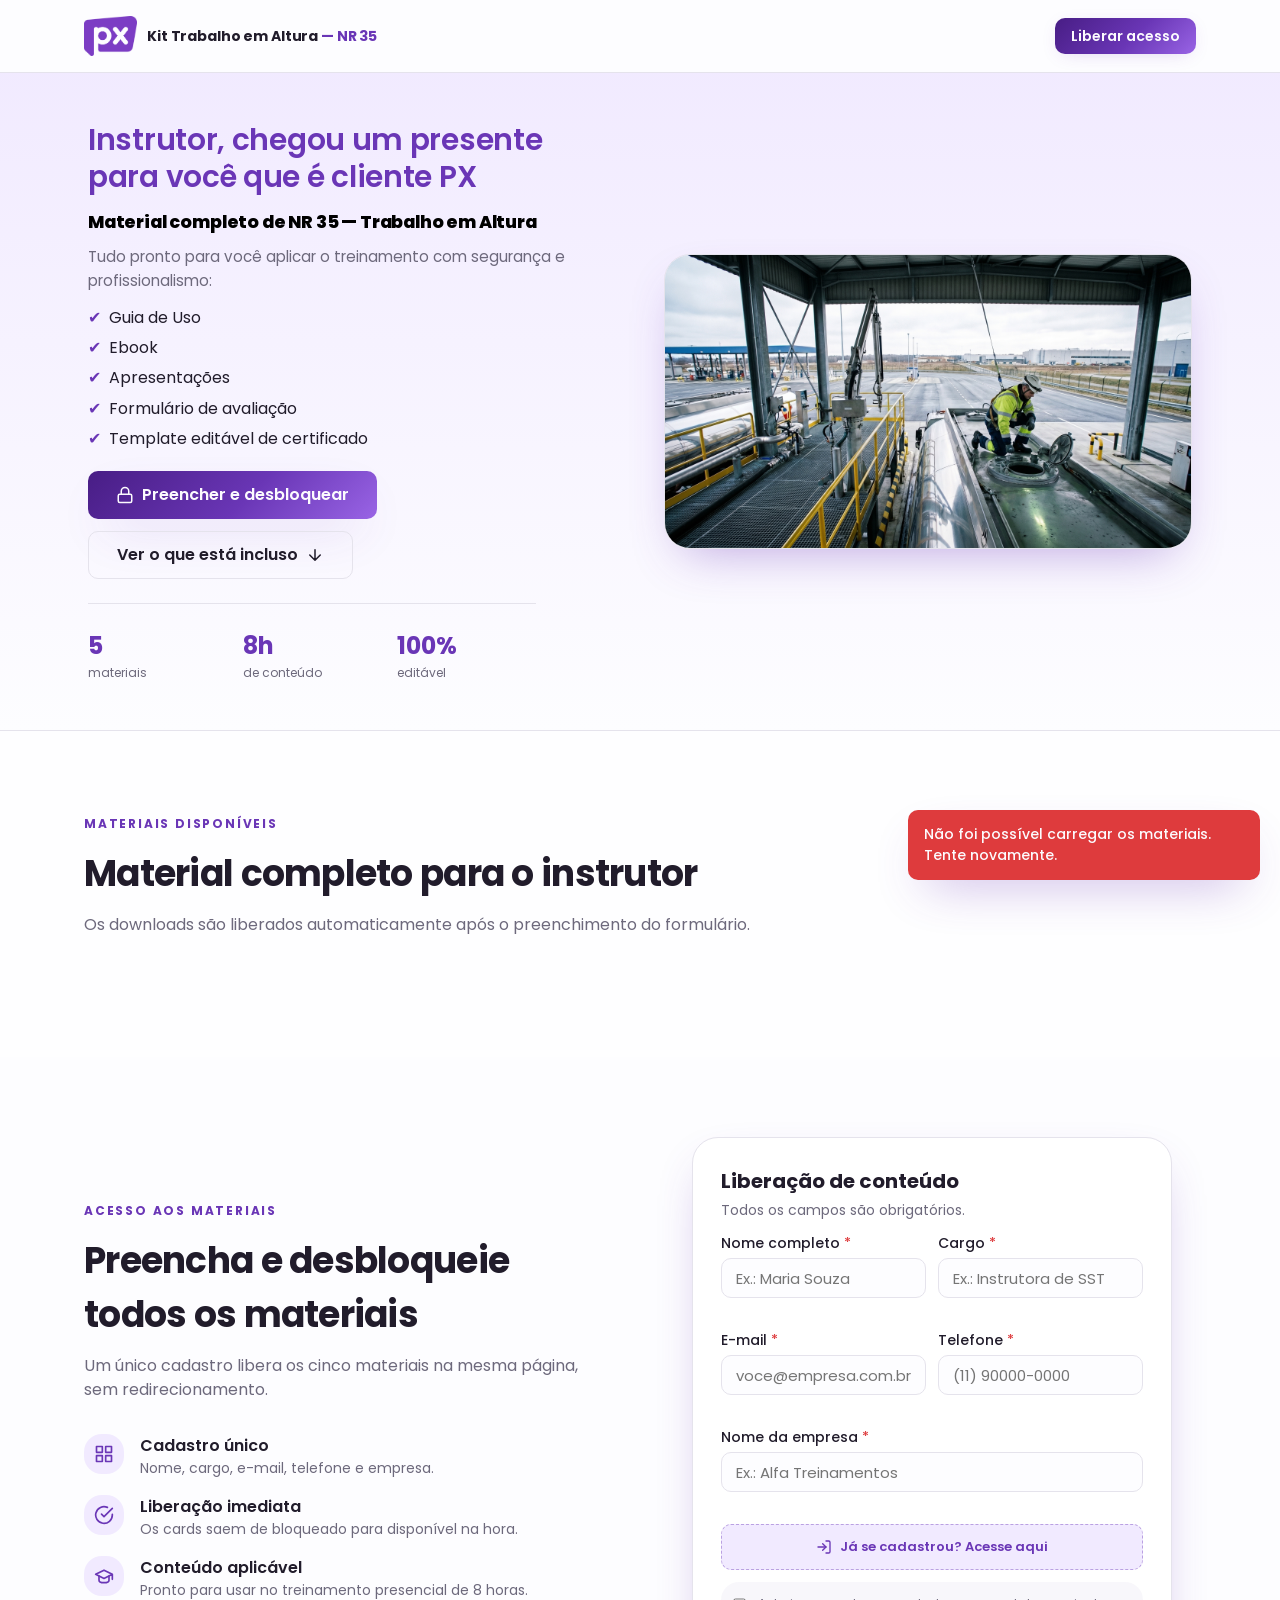
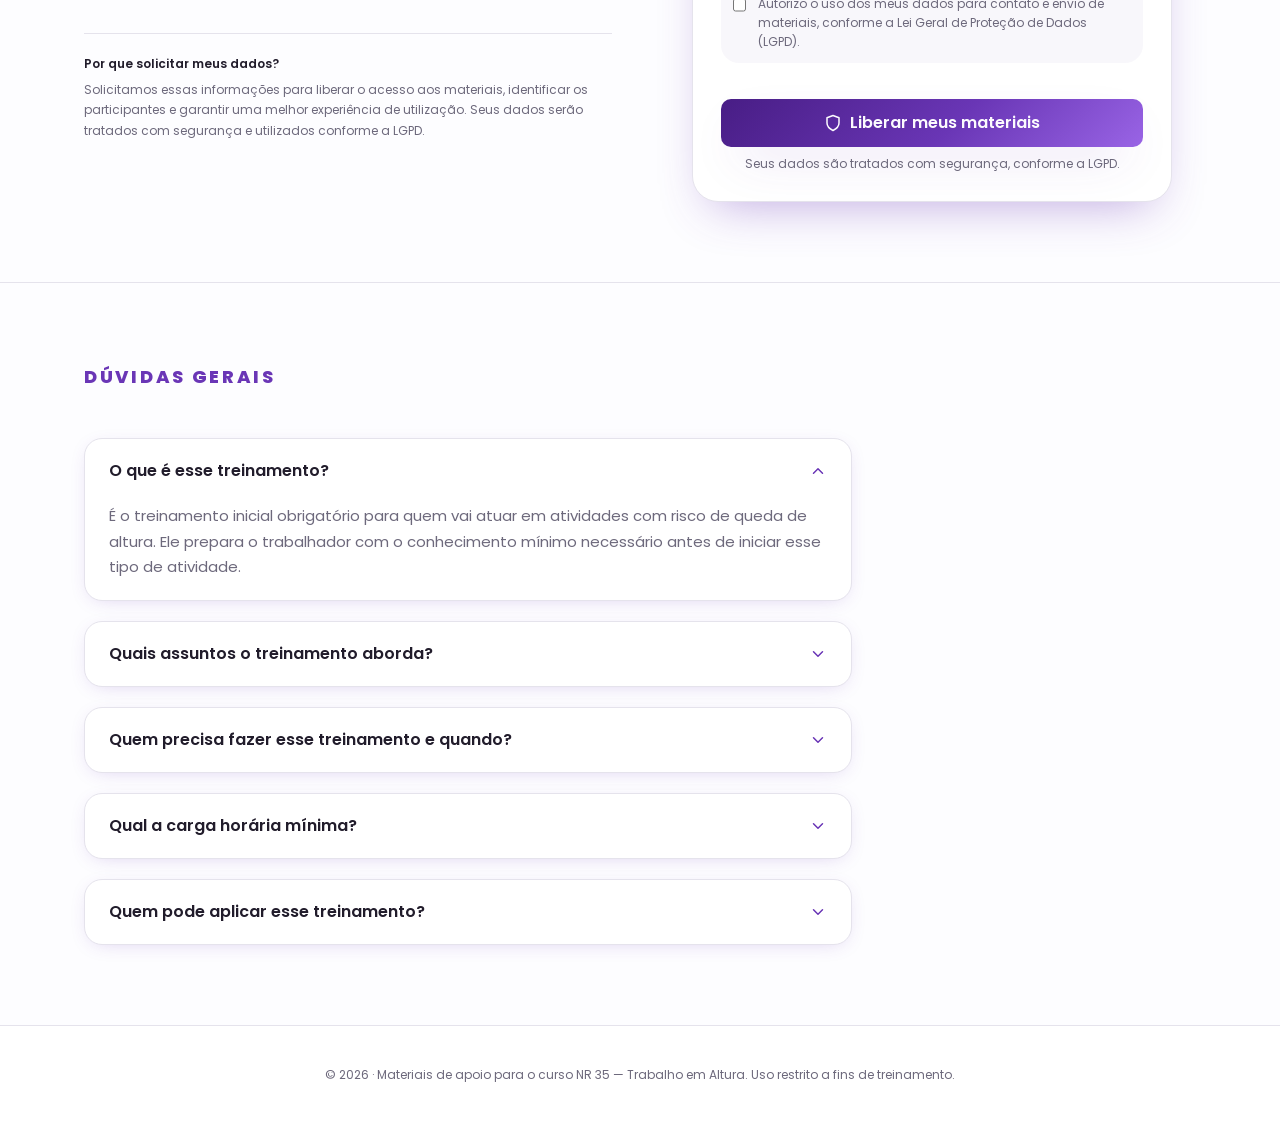
<file: index.html>
<!doctype html>
<html lang="pt-BR">
<head>
  <meta charset="UTF-8" />
  <meta name="viewport" content="width=device-width, initial-scale=1.0" />
  <title>Materiais de Treinamento NR-35</title>
  <link rel="icon" href="data:,">
  <meta
    name="description"
    content="Baixe gratuitamente PPTs, ebook, modelo de formulário e template Canva para ministrar o curso presencial de NR 35 (8h). Cadastre-se e libere o acesso."
  />
  <meta property="og:title" content="Materiais NR-35" />
  <meta
    property="og:description"
    content="Kit completo de materiais didáticos para instrutores do curso presencial de NR 35 Trabalho em Altura (8 horas)."
  />
  <meta property="og:type" content="website" />
  <meta name="twitter:card" content="summary_large_image" />
  <link rel="preconnect" href="https://fonts.googleapis.com" />
  <link rel="preconnect" href="https://fonts.gstatic.com" crossorigin />
  <link
    href="https://fonts.googleapis.com/css2?family=Poppins:wght@400;500;600;700;800&display=swap"
    rel="stylesheet"
  />
  <link rel="stylesheet" href="./styles.css" />
</head>
<body>
  <div class="page">
    <!-- Header -->
    <header class="header">
      <div class="container header__inner">
        <div class="brand">
          <span class="brand__icon" aria-hidden="true">
            <img src="./assets/logo-academia.webp" alt="" />
          </span>
          <span class="brand__text">Kit Trabalho em Altura <span class="brand__accent">— NR 35</span></span>
        </div>
        <button type="button" class="btn btn--primary btn--sm" data-scroll-target="unlock-aware">
          Liberar acesso
        </button>
      </div>
    </header>

    <!-- Hero -->
    <section class="hero">
      <div class="hero__bg" aria-hidden="true"></div>
      <div class="container hero__grid">
        <div>
          <h1 class="hero__title">
            Instrutor, chegou um presente para você que é cliente PX
          </h1>
          <p class="hero__subtitle">
            Material completo de NR 35 —
            Trabalho em Altura
          </p>
          <p class="hero__desc">
            Tudo pronto para você aplicar o treinamento com
            segurança e profissionalismo:
          </p>
          <ul class="hero__checklist">
            <li>Guia de Uso</li>
            <li>Ebook</li>
            <li>Apresentações</li>
            <li>Formulário de avaliação</li>
            <li>Template editável de certificado</li>
          </ul>
          <div class="hero__actions">
            <button type="button" class="btn btn--primary btn--lg" data-scroll-target="unlock-aware" id="hero-cta">
              <svg class="icon-lock" viewBox="0 0 24 24" width="18" height="18" fill="none" stroke="currentColor" stroke-width="2" stroke-linecap="round" stroke-linejoin="round"><rect x="3" y="11" width="18" height="11" rx="2"/><path d="M7 11V7a5 5 0 0 1 10 0v4"/></svg>
              <span id="hero-cta-text">Preencher e desbloquear</span>
            </button>
            <button type="button" class="btn btn--outline btn--lg" data-scroll-target="materiais">
              Ver o que está incluso
              <svg viewBox="0 0 24 24" width="18" height="18" fill="none" stroke="currentColor" stroke-width="2" stroke-linecap="round" stroke-linejoin="round"><path d="M12 5v14M19 12l-7 7-7-7"/></svg>
            </button>
          </div>
          <dl class="stats">
            <div class="stats__item">
              <dt>5</dt>
              <dd>materiais</dd>
            </div>
            <div class="stats__item">
              <dt>8h</dt>
              <dd>de conteúdo</dd>
            </div>
            <div class="stats__item">
              <dt>100%</dt>
              <dd>editável</dd>
            </div>
          </dl>
        </div>

        <div class="hero__image-wrap">
          <div class="hero__image-frame">
            <img
              src="./assets/hero-nr35.jpg"
              alt="Profissional com cinto de segurança e capacete executando trabalho em altura em estrutura metálica"
              width="1600"
              height="1104"
            />
          </div>
        </div>
      </div>
    </section>

    <!-- Materiais -->
    <section id="materiais" class="section materiais">
      <div class="container">
        <div class="section__intro">
          <span class="eyebrow">Materiais disponíveis</span>
          <h2 class="section__title">Material completo para o instrutor</h2>
          <p class="section__desc" id="materiais-desc">
            Os downloads são liberados automaticamente após o preenchimento do formulário.
          </p>
        </div>

        <div class="materiais__grid" id="materiais-grid"></div>
      </div>
    </section>

    <!-- Formulário / Acesso liberado -->
    <section id="formulario" class="section form-section">
      <div class="container form-section__grid">
        <div>
          <span class="eyebrow">Acesso aos materiais</span>
          <h2 class="section__title">Preencha e desbloqueie todos os materiais</h2>
          <p class="section__desc">
            Um único cadastro libera os cinco materiais na mesma página, sem
            redirecionamento.
          </p>
          <ul class="benefits">
            <li class="benefits__item">
              <span class="benefits__icon">
                <svg viewBox="0 0 24 24" width="20" height="20" fill="none" stroke="currentColor" stroke-width="2" stroke-linecap="round" stroke-linejoin="round"><rect x="3" y="3" width="7" height="7"/><rect x="14" y="3" width="7" height="7"/><rect x="14" y="14" width="7" height="7"/><rect x="3" y="14" width="7" height="7"/></svg>
              </span>
              <div>
                <p class="benefits__title">Cadastro único</p>
                <p class="benefits__text">Nome, cargo, e-mail, telefone e empresa.</p>
              </div>
            </li>
            <li class="benefits__item">
              <span class="benefits__icon">
                <svg viewBox="0 0 24 24" width="20" height="20" fill="none" stroke="currentColor" stroke-width="2" stroke-linecap="round" stroke-linejoin="round"><path d="M22 11.08V12a10 10 0 1 1-5.93-9.14"/><path d="M22 4 12 14.01l-3-3"/></svg>
              </span>
              <div>
                <p class="benefits__title">Liberação imediata</p>
                <p class="benefits__text">Os cards saem de bloqueado para disponível na hora.</p>
              </div>
            </li>
            <li class="benefits__item">
              <span class="benefits__icon">
                <svg viewBox="0 0 24 24" width="20" height="20" fill="none" stroke="currentColor" stroke-width="2" stroke-linecap="round" stroke-linejoin="round"><path d="M22 10v6M2 10l10-5 10 5-10 5-10-5Z"/><path d="M6 12v5c0 1.66 2.69 3 6 3s6-1.34 6-3v-5"/></svg>
              </span>
              <div>
                <p class="benefits__title">Conteúdo aplicável</p>
                <p class="benefits__text">Pronto para usar no treinamento presencial de 8 horas.</p>
              </div>
            </li>
          </ul>

          <p class="privacy-note">
            <strong>Por que solicitar meus dados?</strong> Solicitamos essas informações para
            liberar o acesso aos materiais, identificar os participantes e garantir uma melhor
            experiência de utilização. Seus dados serão tratados com segurança e utilizados
            conforme a LGPD.
          </p>
        </div>

        <div class="form-card" id="form-card">
          <!-- Estado: login (usuário já cadastrado) -->
          <div id="form-login-state" hidden>
            <h3 class="form-card__title">Já se cadastrou?</h3>
            <p class="form-card__subtitle">Informe seu e-mail e enviaremos um link de acesso.</p>

            <form id="login-form" novalidate>
              <div class="field">
                <label class="label" for="login_email">E-mail cadastrado <span class="required">*</span></label>
                <input class="input" type="email" id="login_email" name="login_email" placeholder="voce@empresa.com.br" autocomplete="email" />
                <p class="field-error" id="error-login_email"></p>
              </div>

              <button type="submit" class="btn btn--primary btn--lg btn--block" id="login-submit-btn">
                Enviar link de acesso
              </button>

              <button type="button" class="btn-link" data-show-cadastro>
                Ainda não tenho cadastro
              </button>
            </form>
          </div>

          <!-- Estado: bloqueado (formulário) -->
          <div id="form-locked-state">
            <h3 class="form-card__title">Liberação de conteúdo</h3>
            <p class="form-card__subtitle">Todos os campos são obrigatórios.</p>

            <form id="lead-form" novalidate>
              <div class="form-grid">
                <div class="field">
                  <label class="label" for="nome_completo">Nome completo <span class="required">*</span></label>
                  <input class="input" type="text" id="nome_completo" name="nome_completo" placeholder="Ex.: Maria Souza" autocomplete="name" />
                  <p class="field-error" id="error-nome_completo"></p>
                </div>
                <div class="field">
                  <label class="label" for="cargo">Cargo <span class="required">*</span></label>
                  <input class="input" type="text" id="cargo" name="cargo" placeholder="Ex.: Instrutora de SST" autocomplete="organization-title" />
                  <p class="field-error" id="error-cargo"></p>
                </div>
                <div class="field">
                  <label class="label" for="email">E-mail <span class="required">*</span></label>
                  <input class="input" type="email" id="email" name="email" placeholder="voce@empresa.com.br" autocomplete="email" />
                  <p class="field-error" id="error-email"></p>
                </div>
                <div class="field">
                  <label class="label" for="telefone">Telefone <span class="required">*</span></label>
                  <input class="input" type="tel" id="telefone" name="telefone" placeholder="(11) 90000-0000" autocomplete="tel" />
                  <p class="field-error" id="error-telefone"></p>
                </div>
                <div class="field field--full">
                  <label class="label" for="empresa">Nome da empresa <span class="required">*</span></label>
                  <input class="input" type="text" id="empresa" name="empresa" placeholder="Ex.: Alfa Treinamentos" autocomplete="organization" />
                  <p class="field-error" id="error-empresa"></p>
                </div>

                <div class="field field--full">
                  <button type="button" class="btn-login-toggle" data-show-login>
                    <svg viewBox="0 0 24 24" width="16" height="16" fill="none" stroke="currentColor" stroke-width="2" stroke-linecap="round" stroke-linejoin="round"><path d="M15 3h4a2 2 0 0 1 2 2v14a2 2 0 0 1-2 2h-4"/><path d="M10 17l5-5-5-5"/><path d="M15 12H3"/></svg>
                    Já se cadastrou? Acesse aqui
                  </button>
                </div>
              </div>

              <div class="consent">
                <input type="checkbox" id="consentimento" name="consentimento" class="checkbox" />
                <label for="consentimento" class="consent__label">
                  Autorizo o uso dos meus dados para contato e envio de materiais, conforme a
                  Lei Geral de Proteção de Dados (LGPD).
                </label>
              </div>
              <p class="field-error" id="error-consentimento"></p>

              <button type="submit" class="btn btn--primary btn--lg btn--block" id="submit-btn">
                <svg viewBox="0 0 24 24" width="18" height="18" fill="none" stroke="currentColor" stroke-width="2" stroke-linecap="round" stroke-linejoin="round"><path d="M12 22s8-4 8-10V5l-8-3-8 3v7c0 6 8 10 8 10Z"/></svg>
                Liberar meus materiais
              </button>

              <p class="form-card__footnote">Seus dados são tratados com segurança, conforme a LGPD.</p>
            </form>
          </div>

          <!-- Estado: liberado -->
          <div id="form-unlocked-state" class="unlocked-state" hidden>
            <span class="unlocked-state__icon">
              <svg viewBox="0 0 24 24" width="28" height="28" fill="none" stroke="currentColor" stroke-width="2" stroke-linecap="round" stroke-linejoin="round"><path d="M22 11.08V12a10 10 0 1 1-5.93-9.14"/><path d="M22 4 12 14.01l-3-3"/></svg>
            </span>
            <h3 class="unlocked-state__title">Acesso liberado, <span id="unlocked-name"></span>!</h3>
            <p class="unlocked-state__text">Todos os materiais estão desbloqueados para download.</p>
            <button type="button" class="btn btn--primary" data-scroll-target="materiais">
              Ir para os downloads
            </button>
          </div>
        </div>
      </div>
    </section>

    <!-- FAQ -->
    <section id="faq" class="section faq">
      <div class="container">
        <div class="section__intro">
          <span class="eyebrow faq__eyebrow">Dúvidas gerais</span>
        </div>

        <div class="faq__list">
          <details class="faq-item" open>
            <summary class="faq-item__question">
              O que é esse treinamento?
              <svg class="faq-item__chevron" viewBox="0 0 24 24" width="18" height="18" fill="none" stroke="currentColor" stroke-width="2" stroke-linecap="round" stroke-linejoin="round"><path d="M6 9l6 6 6-6"/></svg>
            </summary>
            <p class="faq-item__answer">
              É o treinamento inicial obrigatório para quem vai atuar em atividades com risco de
              queda de altura. Ele prepara o trabalhador com o conhecimento mínimo necessário
              antes de iniciar esse tipo de atividade.
            </p>
          </details>

          <details class="faq-item">
            <summary class="faq-item__question">
              Quais assuntos o treinamento aborda?
              <svg class="faq-item__chevron" viewBox="0 0 24 24" width="18" height="18" fill="none" stroke="currentColor" stroke-width="2" stroke-linecap="round" stroke-linejoin="round"><path d="M6 9l6 6 6-6"/></svg>
            </summary>
            <p class="faq-item__answer">
              Todo o conteúdo é elaborado de acordo com as exigências da NR-01 e da NR-35,
              cobrindo os seguintes tópicos: normas e regulamentos aplicáveis ao trabalho em
              altura, análise de risco (AR) e condições impeditivas da atividade, planejamento,
              organização e execução do trabalho, sistemas, equipamentos e medidas de proteção
              coletiva, seleção, inspeção e conservação de EPI, acidentes típicos em trabalho em
              altura, e procedimentos de emergência, incluindo noções básicas de resgate e
              primeiros socorros.
            </p>
          </details>

          <details class="faq-item">
            <summary class="faq-item__question">
              Quem precisa fazer esse treinamento e quando?
              <svg class="faq-item__chevron" viewBox="0 0 24 24" width="18" height="18" fill="none" stroke="currentColor" stroke-width="2" stroke-linecap="round" stroke-linejoin="round"><path d="M6 9l6 6 6-6"/></svg>
            </summary>
            <p class="faq-item__answer">
              Todo trabalhador que for exercer atividades em altura precisa concluir o
              treinamento antes de iniciar essa atividade. É considerado trabalho em altura
              toda atividade executada acima de 2 metros do nível inferior, onde haja risco de
              queda. Desde a Portaria MTE nº 1.259, de 15 de julho de 2026, o treinamento deve
              ser realizado exclusivamente na modalidade presencial.
            </p>
          </details>

          <details class="faq-item">
            <summary class="faq-item__question">
              Qual a carga horária mínima?
              <svg class="faq-item__chevron" viewBox="0 0 24 24" width="18" height="18" fill="none" stroke="currentColor" stroke-width="2" stroke-linecap="round" stroke-linejoin="round"><path d="M6 9l6 6 6-6"/></svg>
            </summary>
            <p class="faq-item__answer">
              O treinamento inicial precisa ter, no mínimo, 8 horas.
            </p>
          </details>

          <details class="faq-item">
            <summary class="faq-item__question">
              Quem pode aplicar esse treinamento?
              <svg class="faq-item__chevron" viewBox="0 0 24 24" width="18" height="18" fill="none" stroke="currentColor" stroke-width="2" stroke-linecap="round" stroke-linejoin="round"><path d="M6 9l6 6 6-6"/></svg>
            </summary>
            <p class="faq-item__answer">
              O treinamento deve ser conduzido por instrutor qualificado e com proficiência,
              comprovado conhecimento sobre o assunto e experiência relacionada ao trabalho em
              altura. Não é uma aula que qualquer pessoa da equipe pode aplicar, exige
              capacitação específica do instrutor, garantindo que o conteúdo teórico e prático
              seja passado com segurança e propriedade.
            </p>
          </details>
        </div>
      </div>
    </section>

    <footer class="footer">
      <div class="container footer__inner">
        © <span id="year"></span> · Materiais de apoio para o curso NR 35 —
        Trabalho em Altura. Uso restrito a fins de treinamento.
      </div>
    </footer>
  </div>

  <div id="toast-container" class="toast-container" aria-live="polite"></div>

  <script src="./script.js"></script>
</body>
</html>
</file>
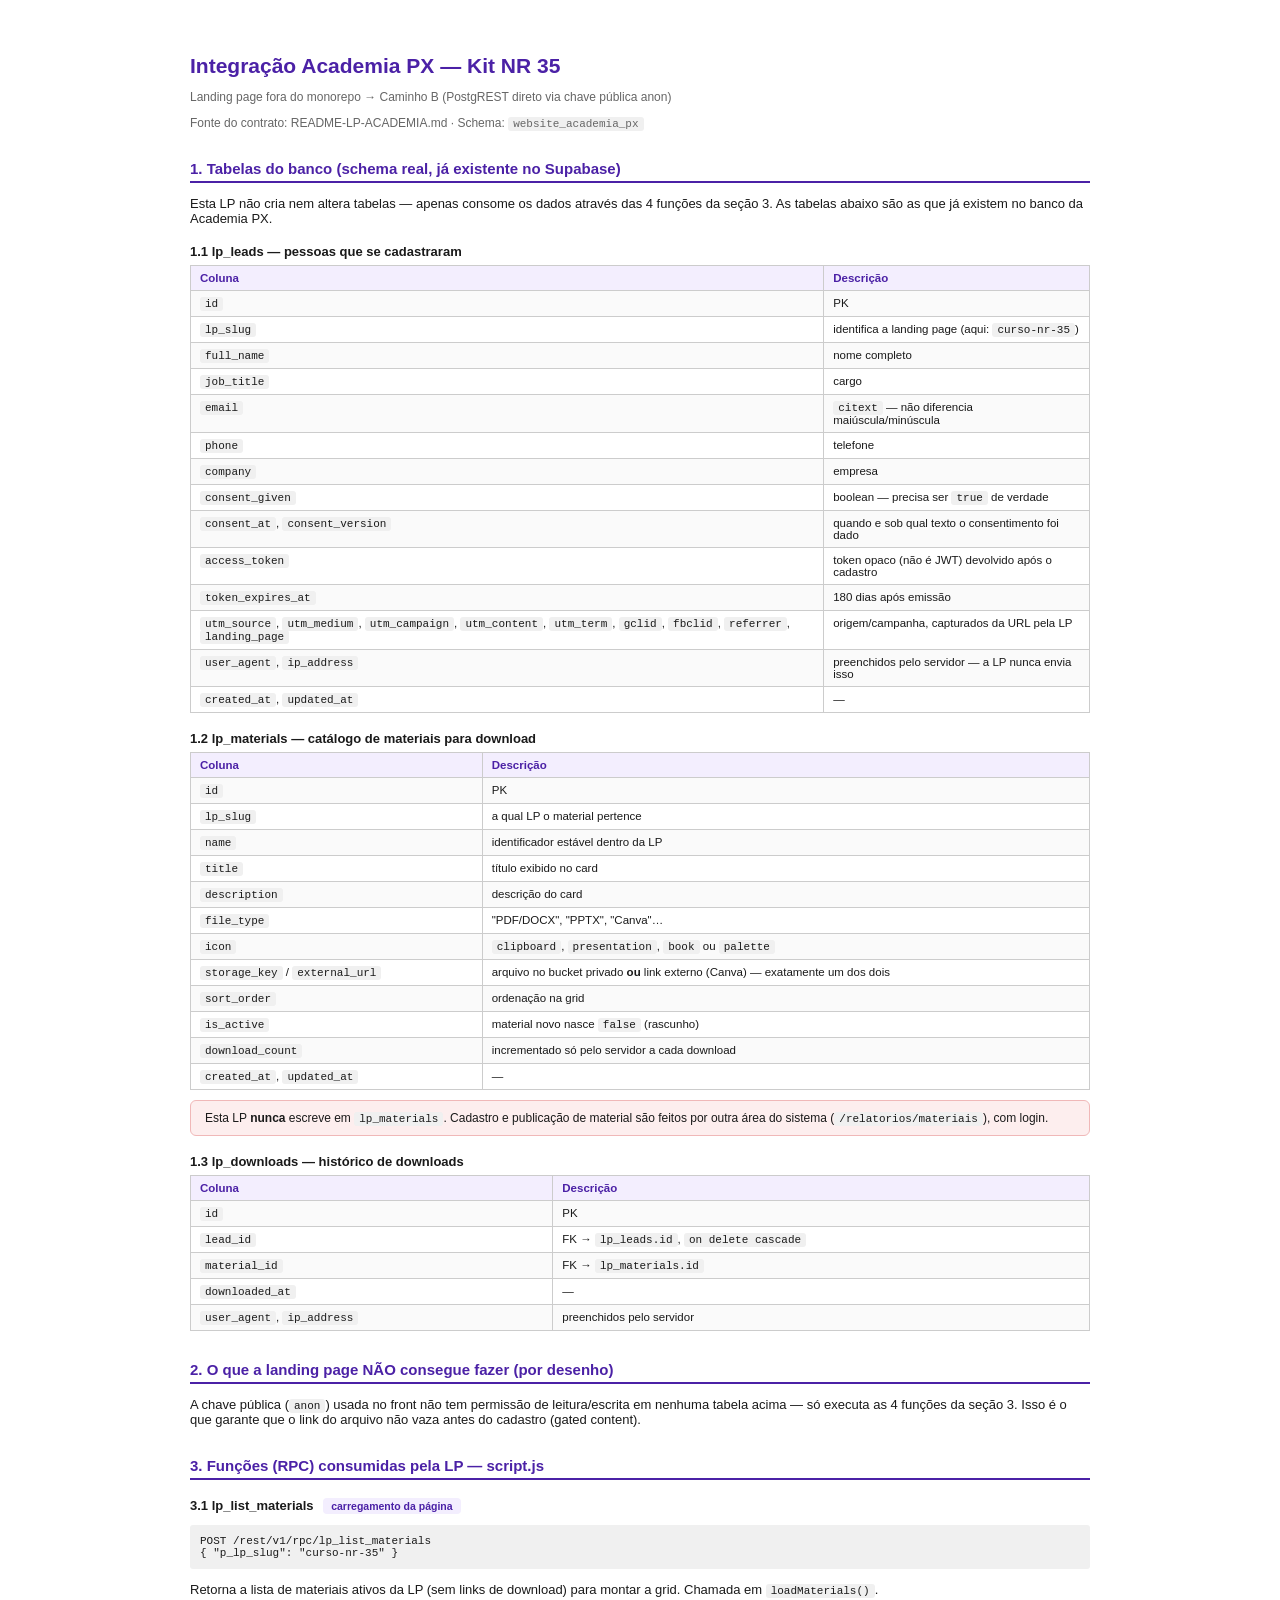
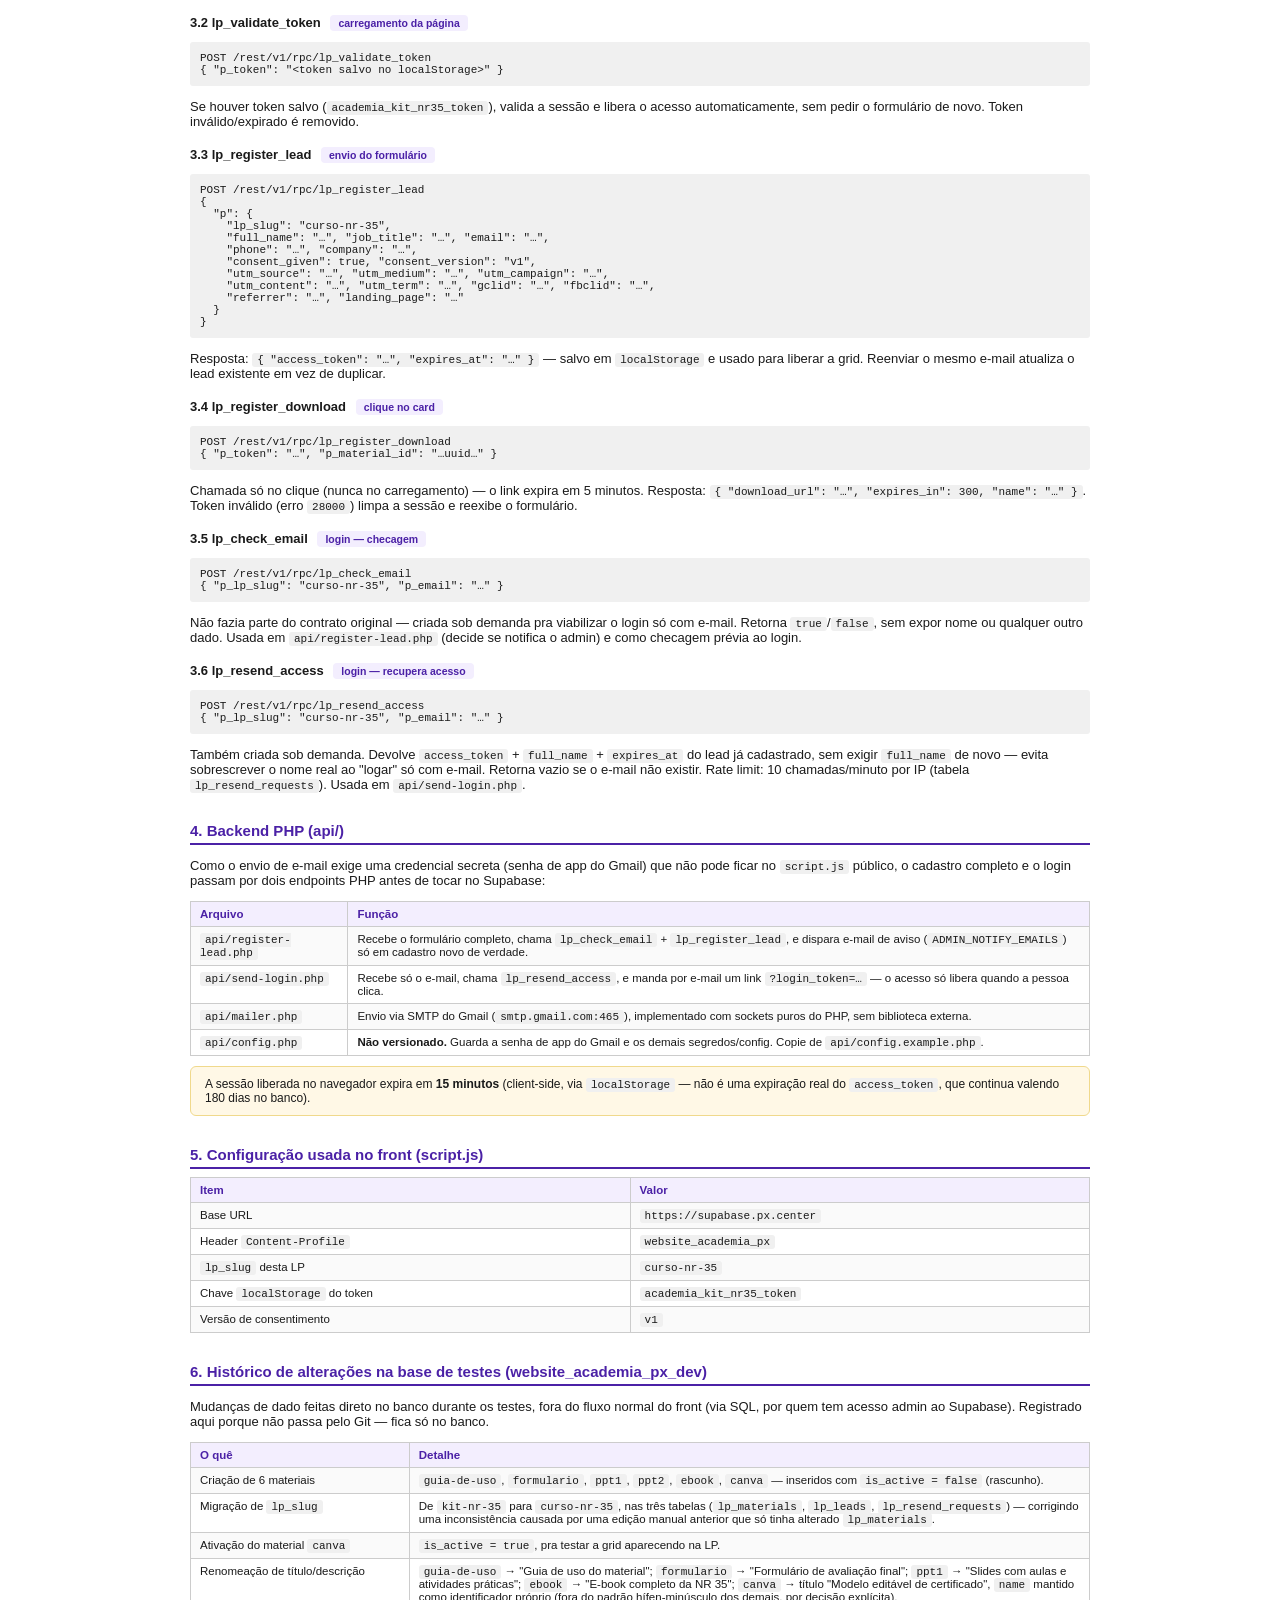
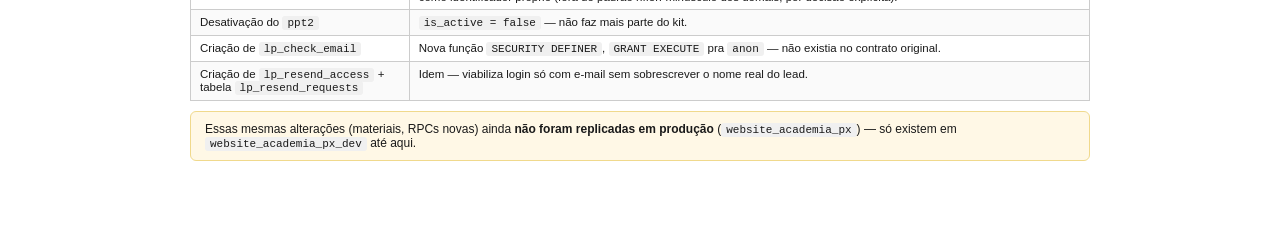
<file: schema-implementado.html>
<!doctype html>
<html lang="pt-BR">
<head>
<meta charset="UTF-8" />
<title>Integração Academia PX — Kit NR 35</title>
<style>
  body { font-family: Arial, Helvetica, sans-serif; color: #1a1a1a; padding: 40px; max-width: 900px; margin: 0 auto; font-size: 13px; }
  h1 { font-size: 21px; margin-bottom: 4px; color: #4b21a6; }
  h2 { font-size: 15px; margin-top: 30px; margin-bottom: 8px; color: #4b21a6; border-bottom: 2px solid #4b21a6; padding-bottom: 4px; }
  h3 { font-size: 13px; margin-top: 18px; margin-bottom: 6px; }
  table { width: 100%; border-collapse: collapse; margin-bottom: 10px; font-size: 11.5px; }
  th, td { border: 1px solid #ccc; padding: 6px 9px; text-align: left; vertical-align: top; }
  th { background: #f3eefe; color: #4b21a6; font-weight: 700; }
  tr:nth-child(even) td { background: #fafafa; }
  code, pre { background: #f0f0f0; padding: 1px 5px; border-radius: 3px; font-size: 11px; font-family: Consolas, monospace; }
  pre { padding: 10px; overflow-x: auto; white-space: pre-wrap; }
  .subtitle { color: #666; font-size: 12px; margin-bottom: 0; }
  .badge { display: inline-block; background: #f3eefe; color: #4b21a6; border-radius: 4px; padding: 2px 8px; font-size: 10.5px; font-weight: 700; margin-left: 6px; }
  .note { background: #fff8e6; border: 1px solid #f0d98c; border-radius: 6px; padding: 10px 14px; font-size: 12px; margin: 10px 0; }
  .rule { background: #fdeeee; border: 1px solid #f0b8b8; border-radius: 6px; padding: 10px 14px; font-size: 12px; margin: 10px 0; }
  @media print {
    body { padding: 10px; }
    h2 { break-before: auto; }
  }
</style>
</head>
<body>
  <h1>Integração Academia PX — Kit NR 35</h1>
  <p class="subtitle">Landing page fora do monorepo → Caminho B (PostgREST direto via chave pública anon)</p>
  <p class="subtitle">Fonte do contrato: README-LP-ACADEMIA.md · Schema: <code>website_academia_px</code></p>

  <h2>1. Tabelas do banco (schema real, já existente no Supabase)</h2>
  <p>Esta LP não cria nem altera tabelas — apenas consome os dados através das 4 funções da
  seção 3. As tabelas abaixo são as que já existem no banco da Academia PX.</p>

  <h3>1.1 lp_leads — pessoas que se cadastraram</h3>
  <table>
    <tr><th>Coluna</th><th>Descrição</th></tr>
    <tr><td><code>id</code></td><td>PK</td></tr>
    <tr><td><code>lp_slug</code></td><td>identifica a landing page (aqui: <code>curso-nr-35</code>)</td></tr>
    <tr><td><code>full_name</code></td><td>nome completo</td></tr>
    <tr><td><code>job_title</code></td><td>cargo</td></tr>
    <tr><td><code>email</code></td><td><code>citext</code> — não diferencia maiúscula/minúscula</td></tr>
    <tr><td><code>phone</code></td><td>telefone</td></tr>
    <tr><td><code>company</code></td><td>empresa</td></tr>
    <tr><td><code>consent_given</code></td><td>boolean — precisa ser <code>true</code> de verdade</td></tr>
    <tr><td><code>consent_at</code>, <code>consent_version</code></td><td>quando e sob qual texto o consentimento foi dado</td></tr>
    <tr><td><code>access_token</code></td><td>token opaco (não é JWT) devolvido após o cadastro</td></tr>
    <tr><td><code>token_expires_at</code></td><td>180 dias após emissão</td></tr>
    <tr><td><code>utm_source</code>, <code>utm_medium</code>, <code>utm_campaign</code>, <code>utm_content</code>, <code>utm_term</code>, <code>gclid</code>, <code>fbclid</code>, <code>referrer</code>, <code>landing_page</code></td><td>origem/campanha, capturados da URL pela LP</td></tr>
    <tr><td><code>user_agent</code>, <code>ip_address</code></td><td>preenchidos pelo servidor — a LP nunca envia isso</td></tr>
    <tr><td><code>created_at</code>, <code>updated_at</code></td><td>—</td></tr>
  </table>

  <h3>1.2 lp_materials — catálogo de materiais para download</h3>
  <table>
    <tr><th>Coluna</th><th>Descrição</th></tr>
    <tr><td><code>id</code></td><td>PK</td></tr>
    <tr><td><code>lp_slug</code></td><td>a qual LP o material pertence</td></tr>
    <tr><td><code>name</code></td><td>identificador estável dentro da LP</td></tr>
    <tr><td><code>title</code></td><td>título exibido no card</td></tr>
    <tr><td><code>description</code></td><td>descrição do card</td></tr>
    <tr><td><code>file_type</code></td><td>"PDF/DOCX", "PPTX", "Canva"…</td></tr>
    <tr><td><code>icon</code></td><td><code>clipboard</code>, <code>presentation</code>, <code>book</code> ou <code>palette</code></td></tr>
    <tr><td><code>storage_key</code> / <code>external_url</code></td><td>arquivo no bucket privado <b>ou</b> link externo (Canva) — exatamente um dos dois</td></tr>
    <tr><td><code>sort_order</code></td><td>ordenação na grid</td></tr>
    <tr><td><code>is_active</code></td><td>material novo nasce <code>false</code> (rascunho)</td></tr>
    <tr><td><code>download_count</code></td><td>incrementado só pelo servidor a cada download</td></tr>
    <tr><td><code>created_at</code>, <code>updated_at</code></td><td>—</td></tr>
  </table>
  <div class="rule">
    Esta LP <b>nunca</b> escreve em <code>lp_materials</code>. Cadastro e publicação de
    material são feitos por outra área do sistema (<code>/relatorios/materiais</code>), com login.
  </div>

  <h3>1.3 lp_downloads — histórico de downloads</h3>
  <table>
    <tr><th>Coluna</th><th>Descrição</th></tr>
    <tr><td><code>id</code></td><td>PK</td></tr>
    <tr><td><code>lead_id</code></td><td>FK → <code>lp_leads.id</code>, <code>on delete cascade</code></td></tr>
    <tr><td><code>material_id</code></td><td>FK → <code>lp_materials.id</code></td></tr>
    <tr><td><code>downloaded_at</code></td><td>—</td></tr>
    <tr><td><code>user_agent</code>, <code>ip_address</code></td><td>preenchidos pelo servidor</td></tr>
  </table>

  <h2>2. O que a landing page NÃO consegue fazer (por desenho)</h2>
  <p>A chave pública (<code>anon</code>) usada no front não tem permissão de leitura/escrita em
  nenhuma tabela acima — só executa as 4 funções da seção 3. Isso é o que garante que o link do
  arquivo não vaza antes do cadastro (gated content).</p>

  <h2>3. Funções (RPC) consumidas pela LP — script.js</h2>

  <h3>3.1 lp_list_materials <span class="badge">carregamento da página</span></h3>
  <pre>POST /rest/v1/rpc/lp_list_materials
{ "p_lp_slug": "curso-nr-35" }</pre>
  <p>Retorna a lista de materiais ativos da LP (sem links de download) para montar a grid.
  Chamada em <code>loadMaterials()</code>.</p>

  <h3>3.2 lp_validate_token <span class="badge">carregamento da página</span></h3>
  <pre>POST /rest/v1/rpc/lp_validate_token
{ "p_token": "&lt;token salvo no localStorage&gt;" }</pre>
  <p>Se houver token salvo (<code>academia_kit_nr35_token</code>), valida a sessão e libera o
  acesso automaticamente, sem pedir o formulário de novo. Token inválido/expirado é removido.</p>

  <h3>3.3 lp_register_lead <span class="badge">envio do formulário</span></h3>
  <pre>POST /rest/v1/rpc/lp_register_lead
{
  "p": {
    "lp_slug": "curso-nr-35",
    "full_name": "…", "job_title": "…", "email": "…",
    "phone": "…", "company": "…",
    "consent_given": true, "consent_version": "v1",
    "utm_source": "…", "utm_medium": "…", "utm_campaign": "…",
    "utm_content": "…", "utm_term": "…", "gclid": "…", "fbclid": "…",
    "referrer": "…", "landing_page": "…"
  }
}</pre>
  <p>Resposta: <code>{ "access_token": "…", "expires_at": "…" }</code> — salvo em
  <code>localStorage</code> e usado para liberar a grid. Reenviar o mesmo e-mail atualiza o
  lead existente em vez de duplicar.</p>

  <h3>3.4 lp_register_download <span class="badge">clique no card</span></h3>
  <pre>POST /rest/v1/rpc/lp_register_download
{ "p_token": "…", "p_material_id": "…uuid…" }</pre>
  <p>Chamada só no clique (nunca no carregamento) — o link expira em 5 minutos.
  Resposta: <code>{ "download_url": "…", "expires_in": 300, "name": "…" }</code>.
  Token inválido (erro <code>28000</code>) limpa a sessão e reexibe o formulário.</p>

  <h3>3.5 lp_check_email <span class="badge">login — checagem</span></h3>
  <pre>POST /rest/v1/rpc/lp_check_email
{ "p_lp_slug": "curso-nr-35", "p_email": "…" }</pre>
  <p>Não fazia parte do contrato original — criada sob demanda pra viabilizar o login só com
  e-mail. Retorna <code>true</code>/<code>false</code>, sem expor nome ou qualquer outro dado.
  Usada em <code>api/register-lead.php</code> (decide se notifica o admin) e como checagem prévia
  ao login.</p>

  <h3>3.6 lp_resend_access <span class="badge">login — recupera acesso</span></h3>
  <pre>POST /rest/v1/rpc/lp_resend_access
{ "p_lp_slug": "curso-nr-35", "p_email": "…" }</pre>
  <p>Também criada sob demanda. Devolve <code>access_token</code> + <code>full_name</code> +
  <code>expires_at</code> do lead já cadastrado, sem exigir <code>full_name</code> de novo — evita
  sobrescrever o nome real ao "logar" só com e-mail. Retorna vazio se o e-mail não existir.
  Rate limit: 10 chamadas/minuto por IP (tabela <code>lp_resend_requests</code>). Usada em
  <code>api/send-login.php</code>.</p>

  <h2>4. Backend PHP (api/)</h2>
  <p>Como o envio de e-mail exige uma credencial secreta (senha de app do Gmail) que não pode
  ficar no <code>script.js</code> público, o cadastro completo e o login passam por dois endpoints
  PHP antes de tocar no Supabase:</p>
  <table>
    <tr><th>Arquivo</th><th>Função</th></tr>
    <tr><td><code>api/register-lead.php</code></td><td>Recebe o formulário completo, chama <code>lp_check_email</code> + <code>lp_register_lead</code>, e dispara e-mail de aviso (<code>ADMIN_NOTIFY_EMAILS</code>) só em cadastro novo de verdade.</td></tr>
    <tr><td><code>api/send-login.php</code></td><td>Recebe só o e-mail, chama <code>lp_resend_access</code>, e manda por e-mail um link <code>?login_token=…</code> — o acesso só libera quando a pessoa clica.</td></tr>
    <tr><td><code>api/mailer.php</code></td><td>Envio via SMTP do Gmail (<code>smtp.gmail.com:465</code>), implementado com sockets puros do PHP, sem biblioteca externa.</td></tr>
    <tr><td><code>api/config.php</code></td><td><b>Não versionado.</b> Guarda a senha de app do Gmail e os demais segredos/config. Copie de <code>api/config.example.php</code>.</td></tr>
  </table>
  <div class="note">
    A sessão liberada no navegador expira em <b>15 minutos</b> (client-side, via
    <code>localStorage</code> — não é uma expiração real do <code>access_token</code>, que
    continua valendo 180 dias no banco).
  </div>

  <h2>5. Configuração usada no front (script.js)</h2>
  <table>
    <tr><th>Item</th><th>Valor</th></tr>
    <tr><td>Base URL</td><td><code>https://supabase.px.center</code></td></tr>
    <tr><td>Header <code>Content-Profile</code></td><td><code>website_academia_px</code></td></tr>
    <tr><td><code>lp_slug</code> desta LP</td><td><code>curso-nr-35</code></td></tr>
    <tr><td>Chave <code>localStorage</code> do token</td><td><code>academia_kit_nr35_token</code></td></tr>
    <tr><td>Versão de consentimento</td><td><code>v1</code></td></tr>
  </table>

  <h2>6. Histórico de alterações na base de testes (website_academia_px_dev)</h2>
  <p>Mudanças de dado feitas direto no banco durante os testes, fora do fluxo normal do front
  (via SQL, por quem tem acesso admin ao Supabase). Registrado aqui porque não passa pelo Git —
  fica só no banco.</p>
  <table>
    <tr><th>O quê</th><th>Detalhe</th></tr>
    <tr><td>Criação de 6 materiais</td><td><code>guia-de-uso</code>, <code>formulario</code>, <code>ppt1</code>, <code>ppt2</code>, <code>ebook</code>, <code>canva</code> — inseridos com <code>is_active = false</code> (rascunho).</td></tr>
    <tr><td>Migração de <code>lp_slug</code></td><td>De <code>kit-nr-35</code> para <code>curso-nr-35</code>, nas três tabelas (<code>lp_materials</code>, <code>lp_leads</code>, <code>lp_resend_requests</code>) — corrigindo uma inconsistência causada por uma edição manual anterior que só tinha alterado <code>lp_materials</code>.</td></tr>
    <tr><td>Ativação do material <code>canva</code></td><td><code>is_active = true</code>, pra testar a grid aparecendo na LP.</td></tr>
    <tr><td>Renomeação de título/descrição</td><td><code>guia-de-uso</code> → "Guia de uso do material"; <code>formulario</code> → "Formulário de avaliação final"; <code>ppt1</code> → "Slides com aulas e atividades práticas"; <code>ebook</code> → "E-book completo da NR 35"; <code>canva</code> → título "Modelo editável de certificado", <code>name</code> mantido como identificador próprio (fora do padrão hífen-minúsculo dos demais, por decisão explícita).</td></tr>
    <tr><td>Desativação do <code>ppt2</code></td><td><code>is_active = false</code> — não faz mais parte do kit.</td></tr>
    <tr><td>Criação de <code>lp_check_email</code></td><td>Nova função <code>SECURITY DEFINER</code>, <code>GRANT EXECUTE</code> pra <code>anon</code> — não existia no contrato original.</td></tr>
    <tr><td>Criação de <code>lp_resend_access</code> + tabela <code>lp_resend_requests</code></td><td>Idem — viabiliza login só com e-mail sem sobrescrever o nome real do lead.</td></tr>
  </table>
  <div class="note">
    Essas mesmas alterações (materiais, RPCs novas) ainda <b>não foram replicadas em produção</b>
    (<code>website_academia_px</code>) — só existem em <code>website_academia_px_dev</code> até
    aqui.
  </div>
</body>
</html>
</file>
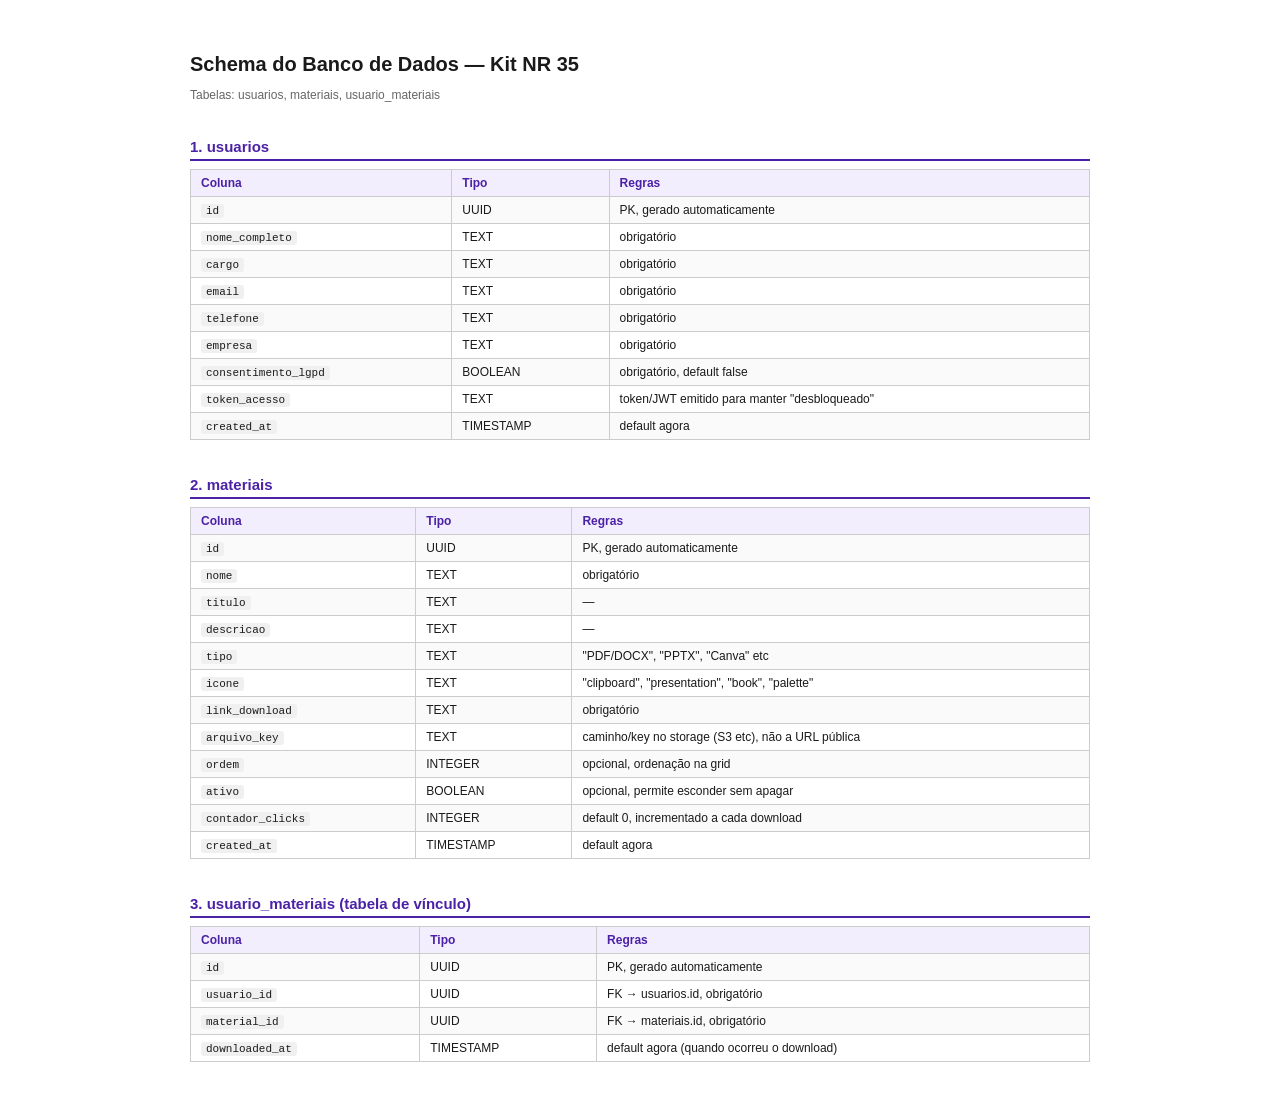
<file: schema-tabelas.html>
<!doctype html>
<html lang="pt-BR">
<head>
<meta charset="UTF-8" />
<title>Schema do Banco de Dados</title>
<style>
  body { font-family: Arial, Helvetica, sans-serif; color: #1a1a1a; padding: 40px; max-width: 900px; margin: 0 auto; }
  h1 { font-size: 20px; margin-bottom: 4px; }
  h2 { font-size: 15px; margin-top: 36px; margin-bottom: 8px; color: #4b21a6; border-bottom: 2px solid #4b21a6; padding-bottom: 4px; }
  table { width: 100%; border-collapse: collapse; margin-bottom: 8px; font-size: 12px; }
  th, td { border: 1px solid #ccc; padding: 6px 10px; text-align: left; vertical-align: top; }
  th { background: #f3eefe; color: #4b21a6; font-weight: 700; }
  tr:nth-child(even) td { background: #fafafa; }
  code { background: #f0f0f0; padding: 1px 5px; border-radius: 3px; font-size: 11px; }
  .subtitle { color: #666; font-size: 12px; margin-bottom: 0; }
  @media print {
    body { padding: 10px; }
    h2 { break-before: auto; }
  }
</style>
</head>
<body>
  <h1>Schema do Banco de Dados — Kit NR 35</h1>
  <p class="subtitle">Tabelas: usuarios, materiais, usuario_materiais</p>

  <h2>1. usuarios</h2>
  <table>
    <tr><th>Coluna</th><th>Tipo</th><th>Regras</th></tr>
    <tr><td><code>id</code></td><td>UUID</td><td>PK, gerado automaticamente</td></tr>
    <tr><td><code>nome_completo</code></td><td>TEXT</td><td>obrigatório</td></tr>
    <tr><td><code>cargo</code></td><td>TEXT</td><td>obrigatório</td></tr>
    <tr><td><code>email</code></td><td>TEXT</td><td>obrigatório</td></tr>
    <tr><td><code>telefone</code></td><td>TEXT</td><td>obrigatório</td></tr>
    <tr><td><code>empresa</code></td><td>TEXT</td><td>obrigatório</td></tr>
    <tr><td><code>consentimento_lgpd</code></td><td>BOOLEAN</td><td>obrigatório, default false</td></tr>
    <tr><td><code>token_acesso</code></td><td>TEXT</td><td>token/JWT emitido para manter "desbloqueado"</td></tr>
    <tr><td><code>created_at</code></td><td>TIMESTAMP</td><td>default agora</td></tr>
  </table>

  <h2>2. materiais</h2>
  <table>
    <tr><th>Coluna</th><th>Tipo</th><th>Regras</th></tr>
    <tr><td><code>id</code></td><td>UUID</td><td>PK, gerado automaticamente</td></tr>
    <tr><td><code>nome</code></td><td>TEXT</td><td>obrigatório</td></tr>
    <tr><td><code>titulo</code></td><td>TEXT</td><td>—</td></tr>
    <tr><td><code>descricao</code></td><td>TEXT</td><td>—</td></tr>
    <tr><td><code>tipo</code></td><td>TEXT</td><td>"PDF/DOCX", "PPTX", "Canva" etc</td></tr>
    <tr><td><code>icone</code></td><td>TEXT</td><td>"clipboard", "presentation", "book", "palette"</td></tr>
    <tr><td><code>link_download</code></td><td>TEXT</td><td>obrigatório</td></tr>
    <tr><td><code>arquivo_key</code></td><td>TEXT</td><td>caminho/key no storage (S3 etc), não a URL pública</td></tr>
    <tr><td><code>ordem</code></td><td>INTEGER</td><td>opcional, ordenação na grid</td></tr>
    <tr><td><code>ativo</code></td><td>BOOLEAN</td><td>opcional, permite esconder sem apagar</td></tr>
    <tr><td><code>contador_clicks</code></td><td>INTEGER</td><td>default 0, incrementado a cada download</td></tr>
    <tr><td><code>created_at</code></td><td>TIMESTAMP</td><td>default agora</td></tr>
  </table>

  <h2>3. usuario_materiais (tabela de vínculo)</h2>
  <table>
    <tr><th>Coluna</th><th>Tipo</th><th>Regras</th></tr>
    <tr><td><code>id</code></td><td>UUID</td><td>PK, gerado automaticamente</td></tr>
    <tr><td><code>usuario_id</code></td><td>UUID</td><td>FK → usuarios.id, obrigatório</td></tr>
    <tr><td><code>material_id</code></td><td>UUID</td><td>FK → materiais.id, obrigatório</td></tr>
    <tr><td><code>downloaded_at</code></td><td>TIMESTAMP</td><td>default agora (quando ocorreu o download)</td></tr>
  </table>
</body>
</html>
</file>
<file: styles.css>
/* ============ Design tokens ============ */
:root {
  --radius: 0.875rem;
  --radius-xl: calc(var(--radius) + 4px);
  --radius-2xl: calc(var(--radius) + 8px);
  --radius-3xl: calc(var(--radius) + 12px);

  --background: oklch(0.995 0.002 300);
  --foreground: oklch(0.24 0.03 300);
  --card: oklch(1 0 0);
  --primary: oklch(0.47 0.19 297);
  --primary-foreground: oklch(0.99 0.003 300);
  --primary-dark: oklch(0.36 0.16 296);
  --primary-glow: oklch(0.62 0.19 300);
  --primary-soft: oklch(0.95 0.03 300);
  --muted: oklch(0.965 0.008 300);
  --muted-foreground: oklch(0.53 0.03 295);
  --destructive: oklch(0.6 0.2 25);
  --success: oklch(0.63 0.14 155);
  --success-soft: oklch(0.63 0.14 155 / 12%);
  --border: oklch(0.92 0.012 300);

  --gradient-primary: linear-gradient(135deg, var(--primary-dark), var(--primary) 55%, var(--primary-glow));
  --gradient-soft: linear-gradient(180deg, var(--primary-soft), transparent);
  --shadow-card: 0 4px 20px -8px color-mix(in oklab, var(--primary) 28%, transparent);
  --shadow-elevated: 0 20px 50px -20px color-mix(in oklab, var(--primary) 45%, transparent);
  --transition-smooth: 250ms cubic-bezier(0.4, 0, 0.2, 1);
}

/* ============ Reset ============ */
*, *::before, *::after { box-sizing: border-box; }
* { margin: 0; border-color: var(--border); }
html { -webkit-text-size-adjust: 100%; }
img { max-width: 100%; display: block; }
button, input { font: inherit; color: inherit; }
ul { list-style: none; padding: 0; }
a { color: inherit; }

body {
  background-color: var(--background);
  color: var(--foreground);
  font-family: "Poppins", ui-sans-serif, system-ui, sans-serif;
  -webkit-font-smoothing: antialiased;
  line-height: 1.5;
}

.container {
  max-width: 72rem;
  margin: 0 auto;
  padding: 0 1.25rem;
}

/* ============ Buttons ============ */
.btn {
  display: inline-flex;
  align-items: center;
  justify-content: center;
  gap: 0.5rem;
  border: none;
  border-radius: calc(var(--radius) - 4px);
  cursor: pointer;
  white-space: nowrap;
  font-weight: 600;
  transition: all var(--transition-smooth);
}
.btn:focus-visible { outline: 2px solid var(--ring, var(--primary)); outline-offset: 2px; }
.btn svg { flex-shrink: 0; }

.btn--primary {
  background-image: var(--gradient-primary);
  color: var(--primary-foreground);
  box-shadow: var(--shadow-card);
}
.btn--primary:hover { opacity: 0.95; }
.btn--primary:disabled { opacity: 0.6; cursor: not-allowed; }

.btn--outline {
  background: transparent;
  border: 1px solid var(--border);
  color: var(--foreground);
}
.btn--outline:hover { background: var(--muted); }

.btn--sm { height: 2.25rem; padding: 0 1rem; font-size: 0.875rem; }
.btn--lg { height: 3rem; padding: 0 1.75rem; font-size: 1rem; }
.btn--block { width: 100%; }

/* ============ Header ============ */
.header {
  position: sticky;
  top: 0;
  z-index: 40;
  border-bottom: 1px solid var(--border);
  background-color: color-mix(in oklab, var(--background) 85%, transparent);
  backdrop-filter: blur(8px);
}
.header__inner {
  display: flex;
  align-items: center;
  justify-content: space-between;
  padding: 1rem 1.25rem;
}
.brand { display: flex; align-items: center; gap: 0.65rem; }
.brand__icon {
  display: flex;
  align-items: center;
  justify-content: center;
  height: 2.5rem;
}
.brand__icon img {
  height: 100%;
  width: auto;
}
.brand__text { font-size: 0.875rem; font-weight: 700; letter-spacing: -0.01em; }
.brand__accent { color: var(--primary); }

/* ============ Hero ============ */
.hero { position: relative; overflow: hidden; }
.hero__bg {
  position: absolute;
  inset: 0;
  z-index: -1;
  background-image: var(--gradient-soft);
}
/* Mobile (<480px): espaço enxuto mas com respiro nas bordas e entre título/imagem */
.hero__grid {
  display: grid;
  gap: 1.25rem;
  align-items: center;
  padding: 1.5rem 1rem;
}
/* 480–639px: leve aumento antes do tablet, ainda em coluna única */
@media (min-width: 480px) {
  .hero__grid { gap: 1.5rem; padding: 1.75rem 1.25rem; }
}
/* Tablet (640–1023px): aproveita a largura horizontal disponível */
@media (min-width: 640px) {
  .hero__grid { gap: 2rem; padding: 2rem 1.5rem; }
}
/* Desktop (≥1024px): espaçamento generoso, 2 colunas lado a lado */
@media (min-width: 1024px) {
  .hero__grid { grid-template-columns: 1fr 1fr; gap: 3rem; padding: 3rem 1.5rem; }
}

.badge {
  display: inline-flex;
  align-items: center;
  gap: 0.5rem;
  border-radius: 999px;
  background: var(--primary-soft);
  color: var(--primary);
  padding: 0.375rem 1rem;
  font-size: 0.75rem;
  font-weight: 600;
}
.badge__icon {
  display: inline-block;
  width: 14px;
  height: 14px;
  flex-shrink: 0;
  background-color: var(--primary);
  -webkit-mask-image: url("./assets/estrela.png");
  mask-image: url("./assets/estrela.png");
  -webkit-mask-size: contain;
  mask-size: contain;
  -webkit-mask-repeat: no-repeat;
  mask-repeat: no-repeat;
  -webkit-mask-position: center;
  mask-position: center;
}

.hero__title {
  margin-top: 0;
  font-size: 1.5rem;
  line-height: 1.25;
  font-weight: 600;
  letter-spacing: -0.01em;
  color: var(--primary);
}
@media (min-width: 640px) { .hero__title { font-size: 1.85rem; } }
.hero__title-star {
  color: var(--primary-glow);
}

.hero__title-accent {
  background-image: var(--gradient-primary);
  -webkit-background-clip: text;
  background-clip: text;
  color: transparent;
}

.hero__subtitle {
  margin-top: 1rem;
  font-size: 0.95rem;
  font-weight: 800;
  line-height: 1.25;
  letter-spacing: -0.01em;
  color: #000;
}
@media (min-width: 640px) { .hero__subtitle { font-size: 1.1rem; } }

.hero__desc {
  margin-top: 0.75rem;
  max-width: 36rem;
  font-size: 0.85rem;
  line-height: 1.6;
  color: var(--muted-foreground);
}
@media (min-width: 640px) { .hero__desc { font-size: 0.95rem; } }

.hero__checklist {
  margin-top: 0.75rem;
  display: grid;
  gap: 0.4rem;
  list-style: none;
  padding: 0;
  color: var(--foreground);
  font-size: 1rem;
}
.hero__checklist li {
  display: flex;
  align-items: center;
  gap: 0.5rem;
}
.hero__checklist li::before {
  content: "✔";
  color: var(--primary);
  font-weight: 700;
}

.hero__actions {
  margin-top: 1.25rem;
  display: flex;
  flex-wrap: wrap;
  gap: 0.75rem;
}
.btn--lg.btn--primary, .btn--lg.btn--outline { box-shadow: var(--shadow-elevated); }
.btn--outline.btn--lg { box-shadow: none; }

.stats {
  margin-top: 1.5rem;
  display: grid;
  grid-template-columns: repeat(3, 1fr);
  gap: 1rem;
  max-width: 28rem;
  border-top: 1px solid var(--border);
  padding-top: 1.5rem;
}
.stats__item dt { font-size: 1.5rem; font-weight: 700; color: var(--primary); }
.stats__item dd { font-size: 0.75rem; color: var(--muted-foreground); }

.hero__image-frame {
  overflow: hidden;
  border-radius: var(--radius-3xl);
  border: 1px solid var(--border);
  box-shadow: var(--shadow-elevated);
  aspect-ratio: 2752 / 1536;
}
.hero__image-frame img { width: 100%; height: 100%; object-fit: cover; }

/* ============ Sections ============ */
/* Mobile: padding vertical compacto para não desperdiçar tela sem colar seções */
.section { padding: 2.5rem 0; }
@media (min-width: 480px) { .section { padding: 3rem 0; } }
/* Tablet: transição intermediária */
@media (min-width: 640px) { .section { padding: 3.5rem 0; } }
/* Desktop: mais respiro, reforça a separação hierárquica entre seções */
@media (min-width: 1024px) { .section { padding: 5rem 0; } }

.eyebrow {
  font-size: 0.75rem;
  font-weight: 700;
  letter-spacing: 0.15em;
  text-transform: uppercase;
  color: var(--primary);
}
.section__title {
  margin-top: 0.75rem;
  font-size: 1.875rem;
  font-weight: 700;
  letter-spacing: -0.02em;
}
@media (min-width: 640px) { .section__title { font-size: 2.25rem; } }
.section__desc {
  margin-top: 0.75rem;
  color: var(--muted-foreground);
}
.section__intro { max-width: 42rem; }

/* ============ Materiais ============ */
.materiais {
  scroll-margin-top: 5rem;
  border-top: 1px solid var(--border);
  background: color-mix(in oklab, var(--card) 50%, transparent);
}
/* Mobile: gap menor entre cards, mas suficiente para não parecerem colados */
.materiais__grid {
  margin-top: 1.5rem;
  display: grid;
  gap: 1rem;
  grid-template-columns: 1fr;
}
@media (min-width: 480px) { .materiais__grid { margin-top: 1.75rem; gap: 1.25rem; } }
/* Tablet: 2 colunas, gap maior aproveitando a largura */
@media (min-width: 640px) { .materiais__grid { margin-top: 2.5rem; gap: 1.5rem; grid-template-columns: repeat(2, 1fr); } }
/* Desktop: 3 colunas, gap mais folgado entre cards */
@media (min-width: 1024px) { .materiais__grid { gap: 2rem; grid-template-columns: repeat(3, 1fr); } }

/* Mobile: padding interno menor, texto ainda com respiro das bordas do card */
.material-card {
  position: relative;
  display: flex;
  flex-direction: column;
  height: 100%;
  border: 1px solid var(--border);
  background: var(--card);
  border-radius: var(--radius-2xl);
  padding: 1.25rem;
  box-shadow: var(--shadow-card);
  transition: all var(--transition-smooth);
}
@media (min-width: 480px) { .material-card { padding: 1.5rem; } }
/* Desktop: padding levemente maior, reforça hierarquia entre ícone/título/texto */
@media (min-width: 1024px) { .material-card { padding: 1.75rem; } }
.material-card:hover {
  transform: translateY(-4px);
  box-shadow: var(--shadow-elevated);
}
.material-card__head {
  display: flex;
  align-items: flex-start;
  justify-content: space-between;
  gap: 0.75rem;
}
.material-card__icon {
  display: flex;
  align-items: center;
  justify-content: center;
  width: 3rem;
  height: 3rem;
  border-radius: var(--radius-xl);
  background: var(--primary-soft);
  color: var(--primary);
}
.material-card__type {
  border-radius: 999px;
  background: var(--muted);
  color: var(--muted-foreground);
  padding: 0.25rem 0.75rem;
  font-size: 0.6875rem;
  font-weight: 600;
  letter-spacing: 0.05em;
  text-transform: uppercase;
}
.material-card__title { margin-top: 1.25rem; font-size: 1.125rem; font-weight: 600; }
.material-card__desc {
  margin-top: 0.5rem;
  flex: 1;
  font-size: 0.875rem;
  line-height: 1.6;
  color: var(--muted-foreground);
}
.material-card__blur {
  display: flex;
  flex-direction: column;
  flex: 1;
  transition: filter var(--transition-smooth);
}
.material-card--locked .material-card__blur {
  filter: blur(5px);
  user-select: none;
  pointer-events: none;
}
.material-card__action { margin-top: 1.5rem; }
.material-card .btn--outline {
  border-color: color-mix(in oklab, var(--primary) 30%, transparent);
  color: var(--primary);
}
.material-card .btn--outline:hover { background: var(--primary-soft); }

/* ============ Form section ============ */
.form-section { scroll-margin-top: 5rem; }
/* Mobile: gap reduzido entre o bloco de texto e o card do formulário (empilhados) */
.form-section__grid {
  display: grid;
  gap: 1.75rem;
  align-items: start;
}
@media (min-width: 480px) { .form-section__grid { gap: 2rem; } }
/* Tablet: ainda empilhado (form-card centralizado), mas com mais respiro */
@media (min-width: 640px) { .form-section__grid { gap: 2.5rem; } }
/* Desktop: lado a lado, gap generoso entre benefícios e formulário */
@media (min-width: 1024px) { .form-section__grid { gap: 3.5rem; grid-template-columns: 1fr 1fr; align-items: center; } }

.benefits { margin-top: 2rem; display: flex; flex-direction: column; gap: 1rem; }
.benefits__item { display: flex; gap: 1rem; }
.benefits__icon {
  display: flex;
  flex-shrink: 0;
  align-items: center;
  justify-content: center;
  width: 2.5rem;
  height: 2.5rem;
  border-radius: var(--radius-xl);
  background: var(--primary-soft);
  color: var(--primary);
}
.benefits__title { font-weight: 600; }
.benefits__text { font-size: 0.875rem; color: var(--muted-foreground); }

.privacy-note {
  margin-top: 2rem;
  padding-top: 1.25rem;
  border-top: 1px solid var(--border);
  font-size: 0.75rem;
  line-height: 1.7;
  color: var(--muted-foreground);
}
.privacy-note strong { display: block; margin-bottom: 0.35rem; color: var(--foreground); font-weight: 600; }

/* Mobile: padding do card compacto, mas com margem visível dos campos até a borda */
.form-card {
  border: 1px solid var(--border);
  background: var(--card);
  border-radius: var(--radius-3xl);
  padding: 1rem;
  box-shadow: var(--shadow-elevated);
  max-width: 30rem;
  margin: 0 auto;
}
@media (min-width: 480px) { .form-card { padding: 1.25rem; } }
@media (min-width: 640px) { .form-card { padding: 1.5rem; } }
/* Desktop: padding maior, reforçando o card como destaque da seção */
@media (min-width: 1024px) { .form-card { padding: 1.75rem; } }

.form-card__title { font-size: 1.25rem; font-weight: 700; }
.form-card__subtitle {
  margin-top: 0.25rem;
  margin-bottom: 0.75rem;
  font-size: 0.875rem;
  color: var(--muted-foreground);
}
.btn-link {
  display: inline-block;
  margin-bottom: 1.25rem;
  background: none;
  border: none;
  padding: 0;
  font-size: 0.8125rem;
  font-weight: 600;
  color: var(--primary);
  cursor: pointer;
  text-decoration: underline;
  text-underline-offset: 2px;
}
.btn-link:hover { opacity: 0.8; }
#login-form .btn-link { margin-top: 1rem; margin-bottom: 0; text-align: center; width: 100%; }

.btn-login-toggle {
  display: flex;
  align-items: center;
  justify-content: center;
  gap: 0.5rem;
  width: 100%;
  border: 1px dashed color-mix(in oklab, var(--primary) 40%, transparent);
  border-radius: calc(var(--radius) - 4px);
  background: var(--primary-soft);
  color: var(--primary);
  padding: 0.75rem 1rem;
  font-size: 0.8125rem;
  font-weight: 600;
  cursor: pointer;
  transition: all var(--transition-smooth);
}
.btn-login-toggle:hover {
  background: color-mix(in oklab, var(--primary-soft) 60%, var(--primary) 10%);
  border-color: var(--primary);
}
.btn-login-toggle svg { flex-shrink: 0; }

.form-card__footnote {
  margin-top: 0.5rem;
  text-align: center;
  font-size: 0.75rem;
  color: var(--muted-foreground);
}

.form-grid { display: grid; gap: 0.75rem; grid-template-columns: 1fr; }
@media (min-width: 640px) { .form-grid { grid-template-columns: repeat(2, 1fr); } }
.field--full { grid-column: 1 / -1; }

.label { display: block; font-size: 0.875rem; font-weight: 500; }
.required { color: var(--destructive); }

.input {
  margin-top: 0.25rem;
  width: 100%;
  height: 2.5rem;
  border: 1px solid var(--border);
  background: var(--background);
  border-radius: calc(var(--radius) - 4px);
  padding: 0 0.875rem;
  font-size: 0.9375rem;
  transition: border-color var(--transition-smooth);
}
.input:focus {
  outline: none;
  border-color: var(--primary);
  box-shadow: 0 0 0 3px color-mix(in oklab, var(--primary) 20%, transparent);
}
.input[aria-invalid="true"] { border-color: var(--destructive); }

.field-error {
  margin-top: 0.25rem;
  font-size: 0.75rem;
  font-weight: 500;
  color: var(--destructive);
  min-height: 1rem;
}

.consent {
  margin-top: 0.75rem;
  display: flex;
  align-items: flex-start;
  gap: 0.75rem;
  border-radius: var(--radius-xl);
  background: color-mix(in oklab, var(--muted) 60%, transparent);
  padding: 0.75rem;
}
.checkbox { margin-top: 0.15rem; width: 1.1rem; height: 1.1rem; accent-color: var(--primary); cursor: pointer; }
.consent__label {
  font-size: 0.75rem;
  line-height: 1.6;
  color: var(--muted-foreground);
  cursor: pointer;
}

#lead-form .btn--lg { margin-top: 1rem; }

.spinner {
  width: 1.1rem;
  height: 1.1rem;
  border: 2px solid color-mix(in oklab, var(--primary-foreground) 40%, transparent);
  border-top-color: var(--primary-foreground);
  border-radius: 50%;
  animation: spin 0.7s linear infinite;
}
@keyframes spin { to { transform: rotate(360deg); } }

/* ============ Unlocked state ============ */
.unlocked-state { padding: 1.5rem 0; text-align: center; }
.unlocked-state__icon {
  margin: 0 auto;
  display: flex;
  align-items: center;
  justify-content: center;
  width: 3.5rem;
  height: 3.5rem;
  border-radius: var(--radius-2xl);
  background: var(--success-soft);
  color: var(--success);
}
.unlocked-state__title { margin-top: 1.25rem; font-size: 1.25rem; font-weight: 700; }
.unlocked-state__text { margin-top: 0.5rem; font-size: 0.875rem; color: var(--muted-foreground); }
.unlocked-state .btn { margin-top: 1.5rem; }

/* ============ FAQ ============ */
.faq {
  scroll-margin-top: 5rem;
  border-top: 1px solid var(--border);
}
.faq__eyebrow {
  font-size: 1.125rem;
  font-weight: 800;
}

/* Mobile: gap compacto entre perguntas, mas suficiente pra distinguir cada item */
.faq__list {
  margin-top: 1.5rem;
  display: flex;
  flex-direction: column;
  gap: 0.65rem;
  max-width: 48rem;
}
@media (min-width: 480px) { .faq__list { margin-top: 1.75rem; gap: 0.75rem; } }
/* Tablet: mais respiro entre perguntas */
@media (min-width: 640px) { .faq__list { margin-top: 2.5rem; gap: 1rem; } }
/* Desktop: espaçamento mais folgado, facilita leitura em telas largas */
@media (min-width: 1024px) { .faq__list { margin-top: 3rem; gap: 1.25rem; } }

.faq-item {
  border: 1px solid var(--border);
  background: var(--card);
  border-radius: var(--radius-xl);
  box-shadow: var(--shadow-card);
  overflow: hidden;
}

.faq-item__question {
  display: flex;
  align-items: center;
  justify-content: space-between;
  gap: 1rem;
  padding: 1.25rem 1.5rem;
  font-weight: 600;
  cursor: pointer;
  list-style: none;
  transition: color var(--transition-smooth);
}
.faq-item__question::-webkit-details-marker { display: none; }
.faq-item__question:hover { color: var(--primary); }

.faq-item__chevron {
  flex-shrink: 0;
  color: var(--primary);
  transition: transform var(--transition-smooth);
}
.faq-item[open] .faq-item__chevron { transform: rotate(180deg); }

.faq-item__answer {
  padding: 0 1.5rem 1.25rem;
  color: var(--muted-foreground);
  font-size: 0.9375rem;
  line-height: 1.7;
}

/* ============ Footer ============ */
.footer { border-top: 1px solid var(--border); background: var(--card); }
/* Mobile: padding menor, mas texto não gruda nas bordas laterais */
.footer__inner {
  padding: 1.5rem 1rem;
  text-align: center;
  font-size: 0.75rem;
  color: var(--muted-foreground);
}
@media (min-width: 480px) { .footer__inner { padding: 1.75rem 1.25rem; } }
@media (min-width: 640px) { .footer__inner { padding: 2rem 1.25rem; } }
/* Desktop: padding vertical maior, footer respira mais do conteúdo acima */
@media (min-width: 1024px) { .footer__inner { padding: 2.5rem 1.25rem; } }

/* ============ Toasts ============ */
.toast-container {
  position: fixed;
  bottom: 1.25rem;
  right: 1.25rem;
  z-index: 100;
  display: flex;
  flex-direction: column;
  gap: 0.5rem;
  max-width: 22rem;
}
.toast {
  border-radius: calc(var(--radius) - 4px);
  padding: 0.875rem 1rem;
  font-size: 0.875rem;
  font-weight: 500;
  color: var(--primary-foreground);
  box-shadow: var(--shadow-elevated);
  animation: toast-in 0.2s ease-out;
}
.toast--success { background: var(--success); }
.toast--error { background: var(--destructive); }
.toast--info { background: var(--primary); }
@keyframes toast-in {
  from { opacity: 0; transform: translateY(0.5rem); }
  to { opacity: 1; transform: translateY(0); }
}
</file>
